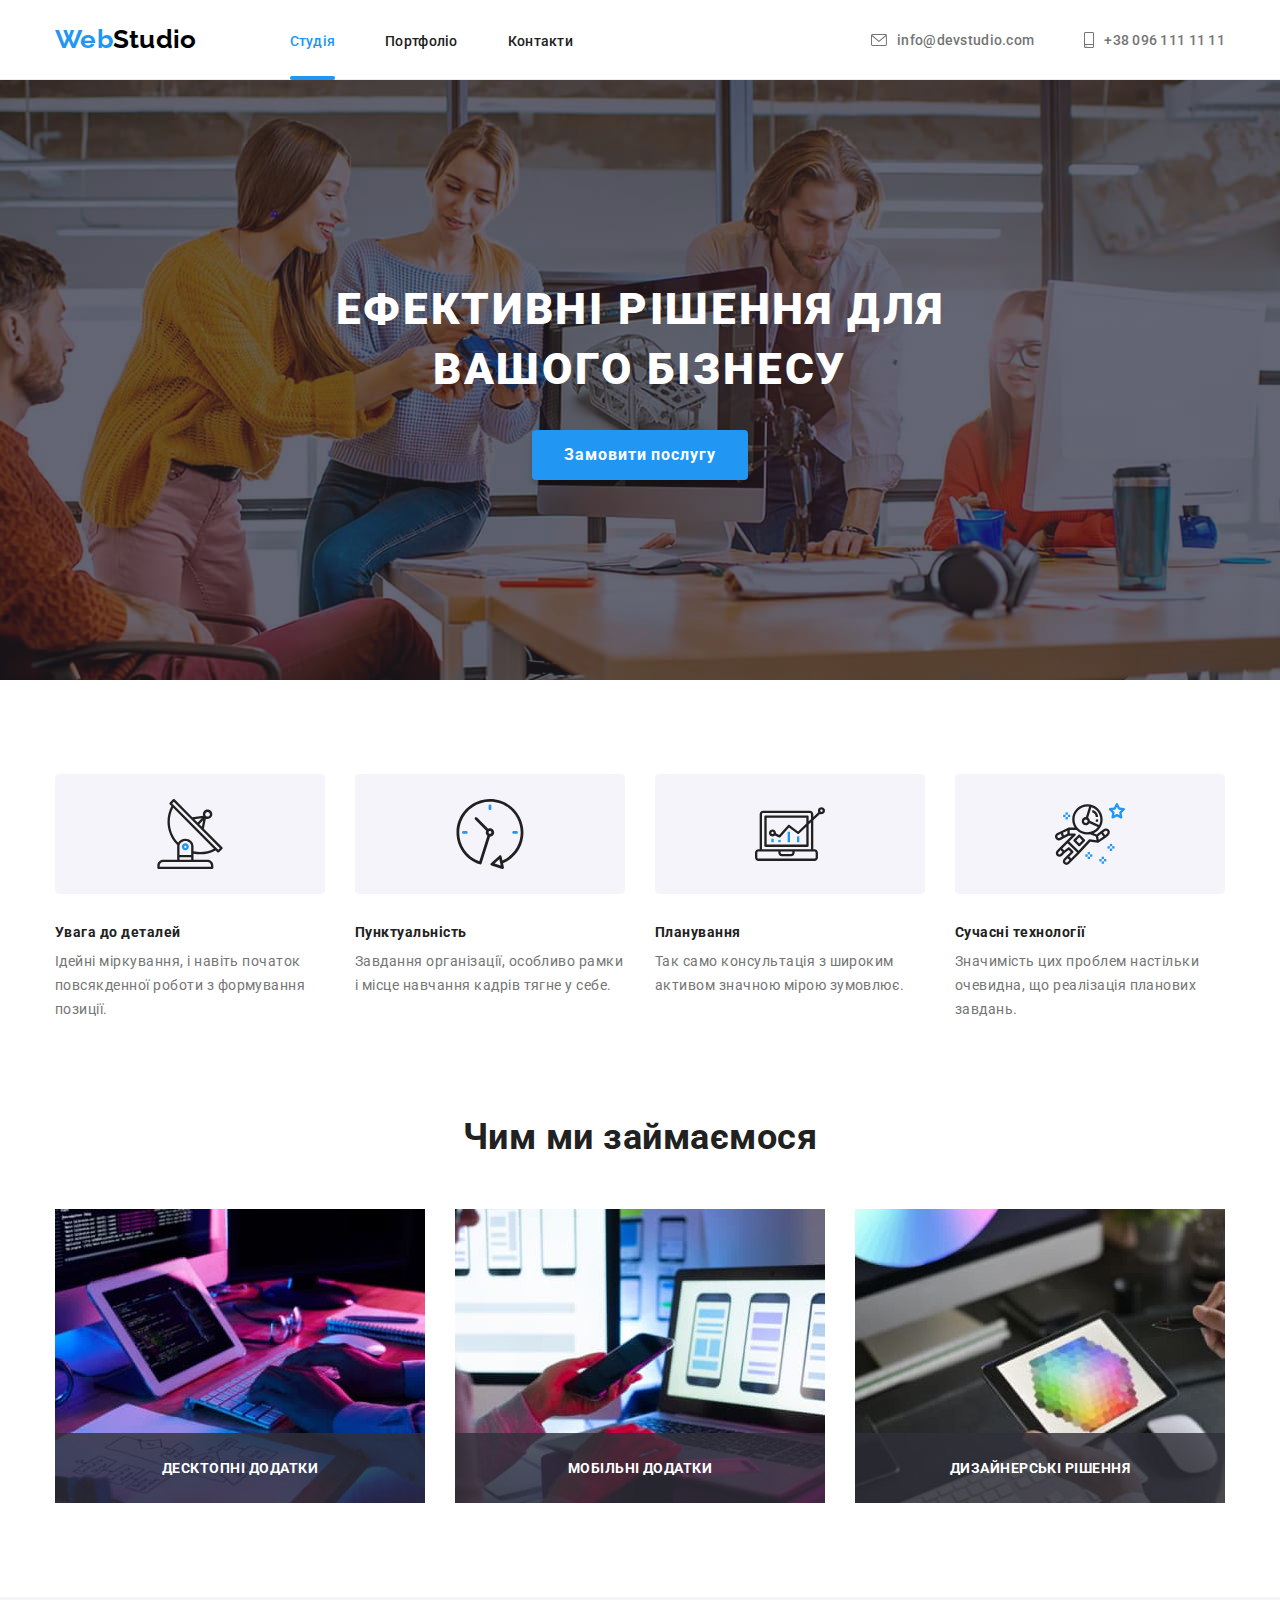
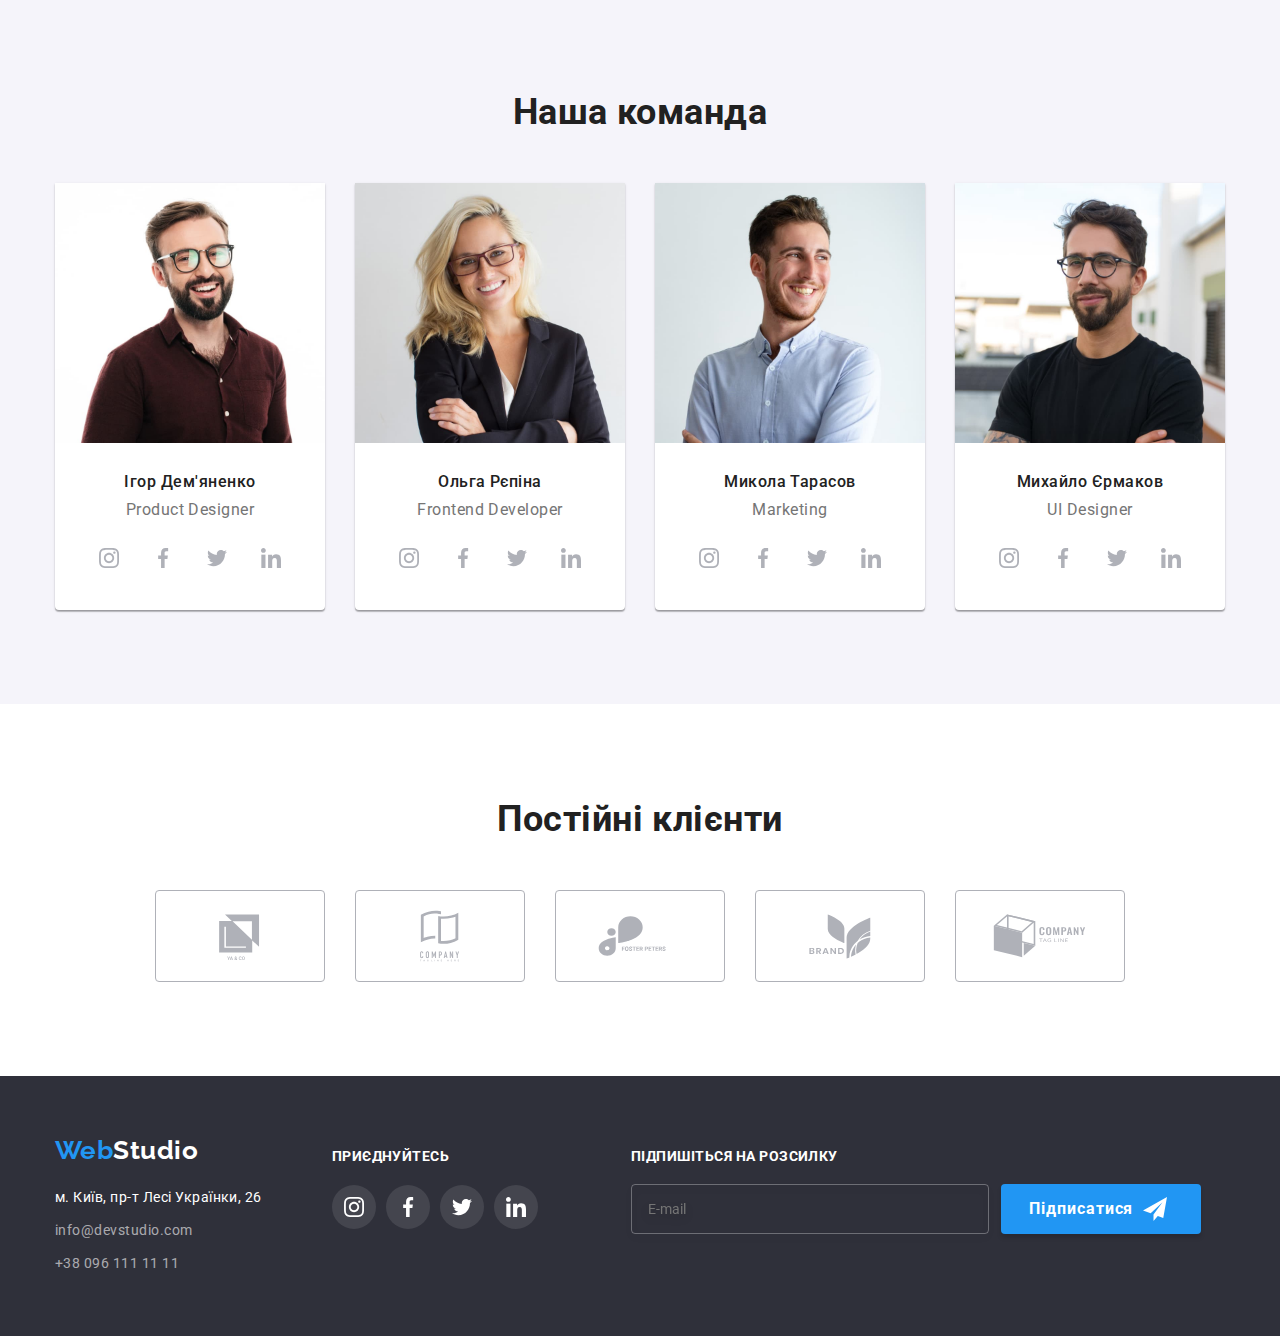
<file: index.html>
<!DOCTYPE html>
<html lang="uk">
  <head>
    <meta charset="UTF-8" />
    <meta http-equiv="X-UA-Compatible" content="IE=edge" />
    <meta name="WebStudio" content="width=device-width, initial-scale=1.0" />
    <title>WebStudio</title>
    <link
      rel="stylesheet"
      href="https://cdnjs.cloudflare.com/ajax/libs/modern-normalize/1.1.0/modern-normalize.min.css"
    />
    <link rel="stylesheet" href="./css/styles.css" />
    <link rel="preconnect" href="https://fonts.googleapis.com" />
    <link rel="preconnect" href="https://fonts.gstatic.com" crossorigin />
    <link
      href="https://fonts.googleapis.com/css2?family=Raleway:wght@700&family=Roboto:wght@400;500;700;900&display=swap"
      rel="stylesheet"
    />
  </head>
  <body>
    <header class="header">
      <nav class="container">
        <a href="./index.html" class="logo link"
          ><span class="web">Web</span
          ><span class="studio-header">Studio</span></a
        >
        <ul class="nav-header list">
          <li><a href="./index.html" class="link current">Студія</a></li>
          <li><a href="./portfolio.html" class="link">Портфоліо</a></li>
          <li><a href="#" class="link">Контакти</a></li>
        </ul>

        <ul class="contacts-header list">
          <li>
            <a href="mailto:info@devstudio.com" class="link">
              <svg class="contact-header-icon" width="16" height="12">
                <use href="./images/symbol-defs.svg#icon-mail"></use></svg
              >info@devstudio.com</a
            >
          </li>
          <li>
            <a href="tel:+380961111111" class="link">
              <svg class="contact-header-icon" width="10" height="16">
                <use href="./images/symbol-defs.svg#icon-smartphone"></use></svg
              >+38 096 111 11 11</a
            >
          </li>
        </ul>
      </nav>
    </header>
    <main>
      <section class="hero-section">
        <div class="container">
          <h1 class="title">Ефективні рішення для вашого бізнесу</h1>
          <button type="button" class="order" data-modal-open>
            Замовити послугу
          </button>
        </div>
      </section>
      <section class="features-section section">
        <div class="container">
          <h2 class="visually-hidden">Нашій переваги</h2>
          <ul class="features-list list">
            <li>
              <div class="icons-features">
                <svg widht="70" height="70">
                  <use href="./images/symbol-defs.svg#icon-antenna"></use>
                </svg>
              </div>
              <h3 class="heading">Увага до деталей</h3>
              <p>
                Ідейні міркування, і навіть початок повсякденної роботи з
                формування позиції.
              </p>
            </li>
            <li>
              <div class="icons-features">
                <svg widht="70" height="70">
                  <use href="./images/symbol-defs.svg#icon-clock"></use>
                </svg>
              </div>
              <h3 class="heading">Пунктуальність</h3>
              <p>
                Завдання організації, особливо рамки і місце навчання кадрів
                тягне у себе.
              </p>
            </li>
            <li>
              <div class="icons-features">
                <svg widht="70" height="70">
                  <use href="./images/symbol-defs.svg#icon-diagram"></use>
                </svg>
              </div>
              <h3 class="heading">Планування</h3>
              <p>
                Так само консультація з широким активом значною мірою зумовлює.
              </p>
            </li>
            <li>
              <div class="icons-features">
                <svg widht="70" height="70">
                  <use href="./images/symbol-defs.svg#icon-astronaut"></use>
                </svg>
              </div>
              <h3 class="heading">Сучасні технології</h3>
              <p>
                Значимість цих проблем настільки очевидна, що реалізація
                планових завдань.
              </p>
            </li>
          </ul>
        </div>
      </section>
      <section class="we-do-section section">
        <div class="container">
          <h2 class="sub-title">Чим ми займаємося</h2>
          <ul class="we-do-list list">
            <li>
              <img
                width="370"
                height="294"
                src="./images/hands_keyboard.jpg"
                alt="Людина пише на код"
              />
              <div class="we-do-description">Десктопні додатки</div>
            </li>
            <li>
              <img
                width="370"
                height="294"
                src="./images/hands_smartphone.jpg"
                alt="Людина працює з телефоном"
              />
              <div class="we-do-description">Мобільні додатки</div>
            </li>
            <li>
              <img
                width="370"
                height="294"
                src="./images/hands_tablet.jpg"
                alt="Людина прцює з планшетом"
              />
              <div class="we-do-description">Дизайнерські рішення</div>
            </li>
          </ul>
        </div>
      </section>
      <section class="team-section section">
        <div class="container">
          <h2 class="sub-title">Наша команда</h2>
          <ul class="team-list list">
            <li class="team-card">
              <img
                width="270"
                height="260"
                src="./images/igor_demyanenko.jpg"
                alt="Ігор Дем'яненко"
              />
              <h3 class="heading">Ігор Дем'яненко</h3>
              <p>Product Designer</p>
              <ul class="socials-list-team list">
                <li>
                  <a href="#" class="link">
                    <svg class="team-socials" width="20" height="20">
                      <use href="./images/symbol-defs.svg#icon-instagram"></use>
                    </svg>
                  </a>
                </li>
                <li>
                  <a href="#" class="link">
                    <svg class="team-socials" width="20" height="20">
                      <use href="./images/symbol-defs.svg#icon-facebook"></use>
                    </svg>
                  </a>
                </li>
                <li>
                  <a href="#" class="link">
                    <svg class="team-socials" width="20" height="20">
                      <use href="./images/symbol-defs.svg#icon-twitter"></use>
                    </svg>
                  </a>
                </li>
                <li>
                  <a href="#" class="link">
                    <svg class="team-socials" width="20" height="20">
                      <use href="./images/symbol-defs.svg#icon-linkedin"></use>
                    </svg>
                  </a>
                </li>
              </ul>
            </li>
            <li class="team-card">
              <img
                width="270"
                height="260"
                src="./images/olga_repina.jpg"
                alt="Ольга Рєпіна"
              />
              <h3 class="heading">Ольга Рєпіна</h3>
              <p>Frontend Developer</p>
              <ul class="socials-list-team list">
                <li>
                  <a href="#" class="link">
                    <svg class="team-socials" width="20" height="20">
                      <use href="./images/symbol-defs.svg#icon-instagram"></use>
                    </svg>
                  </a>
                </li>
                <li>
                  <a href="#" class="link">
                    <svg class="team-socials" width="20" height="20">
                      <use href="./images/symbol-defs.svg#icon-facebook"></use>
                    </svg>
                  </a>
                </li>
                <li>
                  <a href="#" class="link">
                    <svg class="team-socials" width="20" height="20">
                      <use href="./images/symbol-defs.svg#icon-twitter"></use>
                    </svg>
                  </a>
                </li>
                <li>
                  <a href="#" class="link">
                    <svg class="team-socials" width="20" height="20">
                      <use href="./images/symbol-defs.svg#icon-linkedin"></use>
                    </svg>
                  </a>
                </li>
              </ul>
            </li>
            <li class="team-card">
              <img
                width="270"
                height="260"
                src="./images/mikola_tarasov.jpg"
                alt="Микола Тарасов"
              />
              <h3 class="heading">Микола Тарасов</h3>
              <p>Marketing</p>
              <ul class="socials-list-team list">
                <li>
                  <a href="#" class="link">
                    <svg class="team-socials" width="20" height="20">
                      <use href="./images/symbol-defs.svg#icon-instagram"></use>
                    </svg>
                  </a>
                </li>
                <li>
                  <a href="#" class="link">
                    <svg class="team-socials" width="20" height="20">
                      <use href="./images/symbol-defs.svg#icon-facebook"></use>
                    </svg>
                  </a>
                </li>
                <li>
                  <a href="#" class="link">
                    <svg class="team-socials" width="20" height="20">
                      <use href="./images/symbol-defs.svg#icon-twitter"></use>
                    </svg>
                  </a>
                </li>
                <li>
                  <a href="#" class="link">
                    <svg class="team-socials" width="20" height="20">
                      <use href="./images/symbol-defs.svg#icon-linkedin"></use>
                    </svg>
                  </a>
                </li>
              </ul>
            </li>
            <li class="team-card">
              <img
                width="270"
                height="260"
                src="./images/mihaylo_ermakov.jpg"
                alt="Михайло Єрмаков"
              />
              <h3 class="heading">Михайло Єрмаков</h3>
              <p>UI Designer</p>
              <ul class="socials-list-team list">
                <li>
                  <a href="#" class="link">
                    <svg class="team-socials" width="20" height="20">
                      <use href="./images/symbol-defs.svg#icon-instagram"></use>
                    </svg>
                  </a>
                </li>
                <li>
                  <a href="#" class="link">
                    <svg class="team-socials" width="20" height="20">
                      <use href="./images/symbol-defs.svg#icon-facebook"></use>
                    </svg>
                  </a>
                </li>
                <li>
                  <a href="#" class="link">
                    <svg class="team-socials" width="20" height="20">
                      <use href="./images/symbol-defs.svg#icon-twitter"></use>
                    </svg>
                  </a>
                </li>
                <li>
                  <a href="#" class="link">
                    <svg class="team-socials" width="20" height="20">
                      <use href="./images/symbol-defs.svg#icon-linkedin"></use>
                    </svg>
                  </a>
                </li>
              </ul>
            </li>
          </ul>
        </div>
      </section>
      <section class="clients section">
        <div class="container">
          <h2 class="sub-title">Постійні клієнти</h2>
          <ul class="clients-list list">
            <li>
              <a href="#" class="clients-item link">
                <svg widht="106" height="60">
                  <use href="./images/symbol-defs.svg#icon-logo_1"></use>
                </svg>
              </a>
            </li>
            <li>
              <a href="#" class="clients-item link">
                <svg widht="106" height="60">
                  <use href="./images/symbol-defs.svg#icon-logo_2"></use>
                </svg>
              </a>
            </li>
            <li>
              <a href="#" class="clients-item link">
                <svg widht="106" height="60">
                  <use href="./images/symbol-defs.svg#icon-logo_3"></use>
                </svg>
              </a>
            </li>
            <li>
              <a href="#" class="clients-item link">
                <svg widht="106" height="60">
                  <use href="./images/symbol-defs.svg#icon-logo_4"></use>
                </svg>
              </a>
            </li>
            <li>
              <a href="#" class="clients-item link">
                <svg widht="106" height="60">
                  <use href="./images/symbol-defs.svg#icon-logo_5"></use>
                </svg>
              </a>
            </li>
          </ul>
        </div>
      </section>
    </main>
    <footer class="footer">
      <div class="container">
        <address class="address">
          <div class="footer-address">
            <a href="./index.html" class="logo link"
              ><span class="web">Web</span
              ><span class="studio-footer">Studio</span></a
            >
            <ul class="address-list list">
              <li>
                <a
                  href="https://goo.gl/maps/CPtrU1FHBa2aNyZL9"
                  target="_blank"
                  rel="noopener noreferrer nofollow"
                  class="link map"
                  >м. Київ, пр-т Лесі Українки, 26</a
                >
              </li>
              <li>
                <a href="mailto:info@devstudio.com" class="link"
                  >info@devstudio.com</a
                >
              </li>
              <li>
                <a href="tel:+380961111111" class="link">+38 096 111 11 11</a>
              </li>
            </ul>
          </div>
        </address>
        <div class="footer-socials">
          <span>Приєднуйтесь</span>
          <ul class="socials-list-footer list">
            <li>
              <a href="#" class="link">
                <svg class="team-socials" width="20" height="20">
                  <use href="./images/symbol-defs.svg#icon-instagram"></use>
                </svg>
              </a>
            </li>
            <li>
              <a href="#" class="link">
                <svg class="team-socials" width="20" height="20">
                  <use href="./images/symbol-defs.svg#icon-facebook"></use>
                </svg>
              </a>
            </li>
            <li>
              <a href="#" class="link">
                <svg class="team-socials" width="20" height="20">
                  <use href="./images/symbol-defs.svg#icon-twitter"></use>
                </svg>
              </a>
            </li>
            <li>
              <a href="#" class="link">
                <svg class="team-socials" width="20" height="20">
                  <use href="./images/symbol-defs.svg#icon-linkedin"></use>
                </svg>
              </a>
            </li>
          </ul>
        </div>
        <div class="footer-newsletter">
          <form name="news-form">
            <label for="news-label" class="news-label">
              <span class="news-text">Підпишіться на розсилку</span>
            </label>
            <div class="input-button-comb">
              <input
                id="news-label"
                type="email"
                name="email"
                class="news-input"
                placeholder="E-mail"
              />
              <button class="news-form-button">
                <span class="news-button-text">Підписатися</span>
                <svg class="news-button-icon" width="24" height="24">
                  <use href="./images/symbol-defs.svg#icon-send"></use>
                </svg>
              </button>
            </div>
          </form>
        </div>
      </div>
    </footer>
    <div class="backdrop is-hidden" data-modal>
      <div class="modal">
        <button type="button" class="close-modal-button" data-modal-close>
          <svg class="close-modal-icon" width="14" height="14">
            <use href="./images/symbol-defs.svg#icon-close"></use>
          </svg>
        </button>
        <form name="order-form" class="order-form" autocomplete="off">
          <h2 class="order-heading">Залиште свої дані, ми вам передзвонимо</h2>
          <label for="name" class="order-text">Ім'я</label>
          <div class="input-control">
              <input
                id="name"
                type="text"
                name="name"
                class="order-input"
                placeholder=" "
              />
              <svg width="18" height="18" class="input-icon">
                <use href="./images/symbol-defs.svg#icon-person"></use>
              </svg>
          </div>
          <label for="telephone" class="order-text">Телефон</label>
          <div class="input-control">
              <input
                id="telephone"
                type="tel"
                name="telephone"
                class="order-input"
                placeholder=" "
              />
              <svg width="18" height="18" class="input-icon">
                <use href="./images/symbol-defs.svg#icon-phone"></use>
              </svg>
          </div>
          <label for="mail" class="order-text">Пошта</label>
          <div class="input-control">
              <input
                id="mail"
                type="email"
                name="email"
                class="order-input"
                placeholder=" "
              />
              <svg width="18" height="18" class="input-icon">
                <use href="./images/symbol-defs.svg#icon-email"></use>
              </svg>
          </div>
            <label for="comment" class="order-text">Коментар</label>
            <textarea
              id="comment"
              name="comment"
              cols="30"
              rows="10"
              class=" order-input textarea"
              placeholder="Введіть текст"
            ></textarea>
          <input id="terms-checkbox" type="checkbox" class="checkbox-input" />
          <label for="terms-checkbox" class="checkbox-label"
            >Погоджуюся з розсилкою та приймаю
            <a href="#" class="terms-link">Умови договору</a></label
          >
          <button type="submit" class="form-button">Відправити</button>
        </form>
      </div>
    </div>
    <script src="./js/modal.js"></script>
  </body>
</html>
</file>
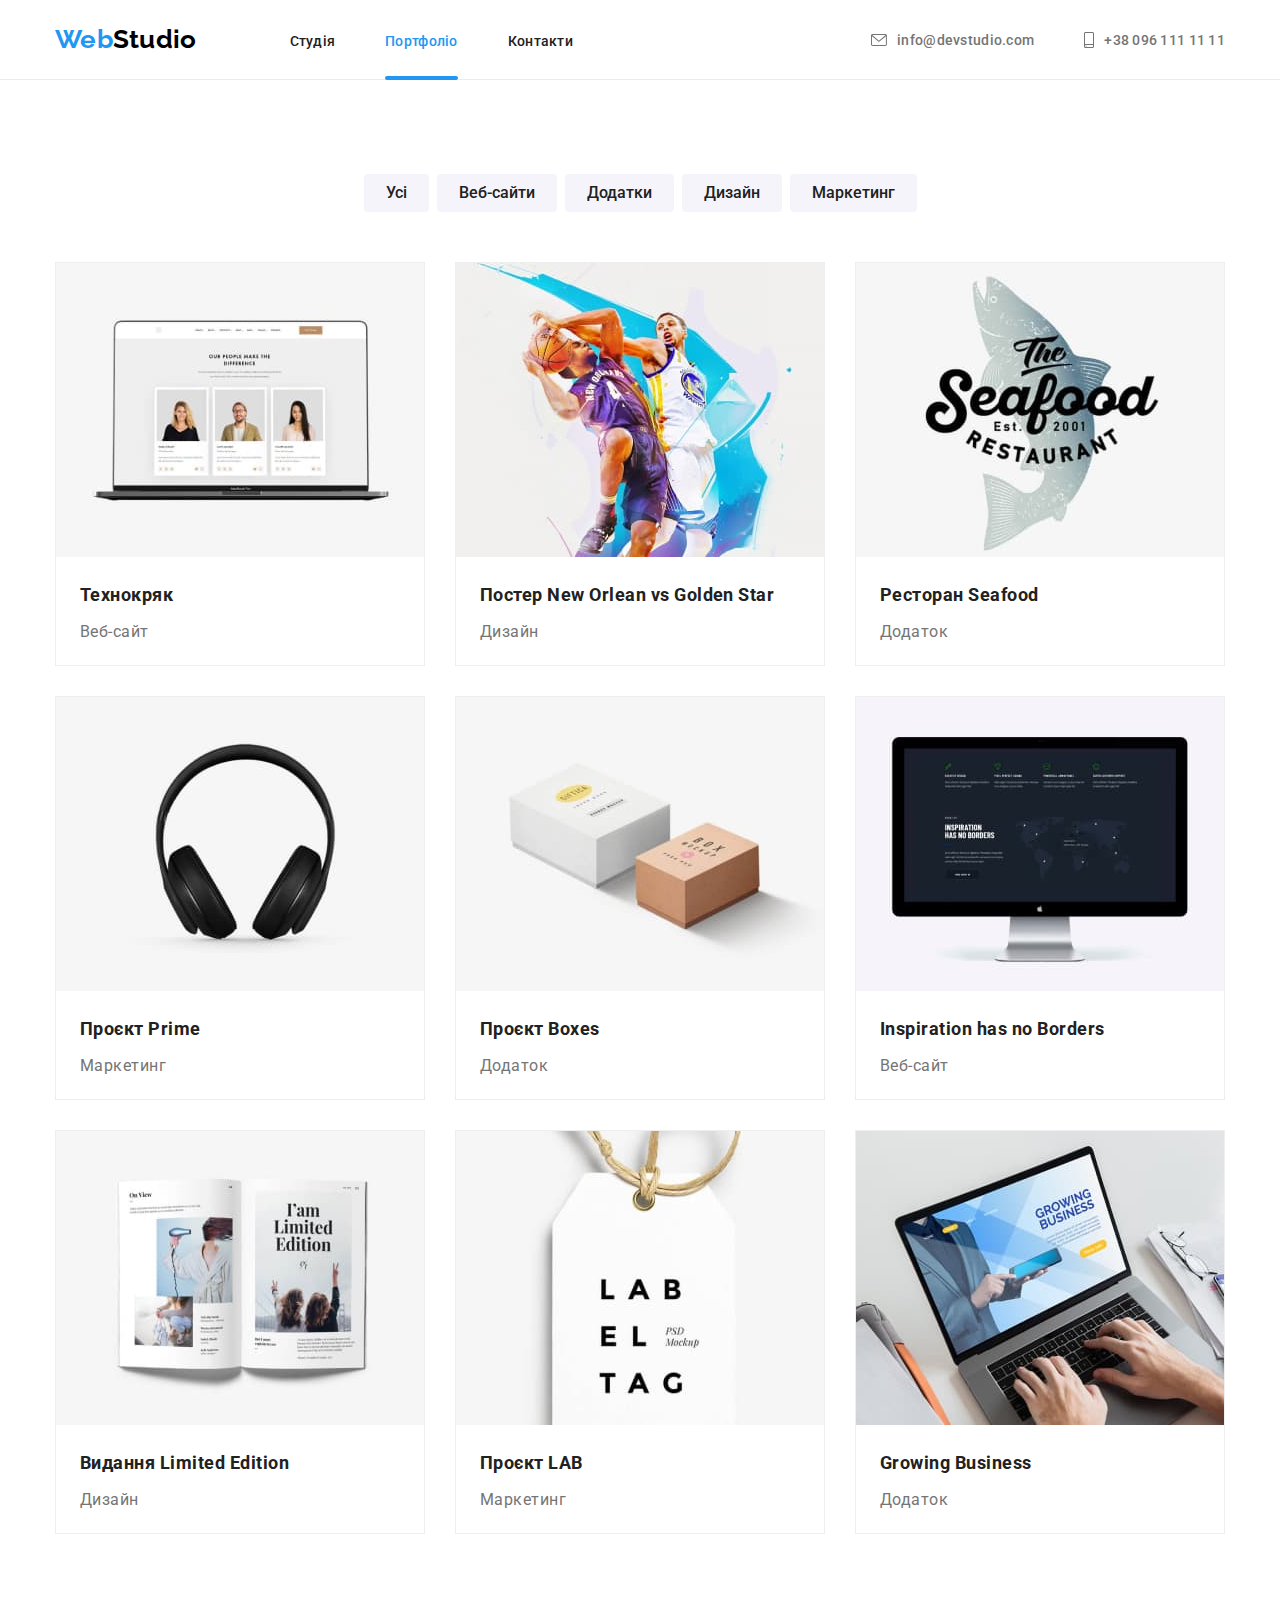
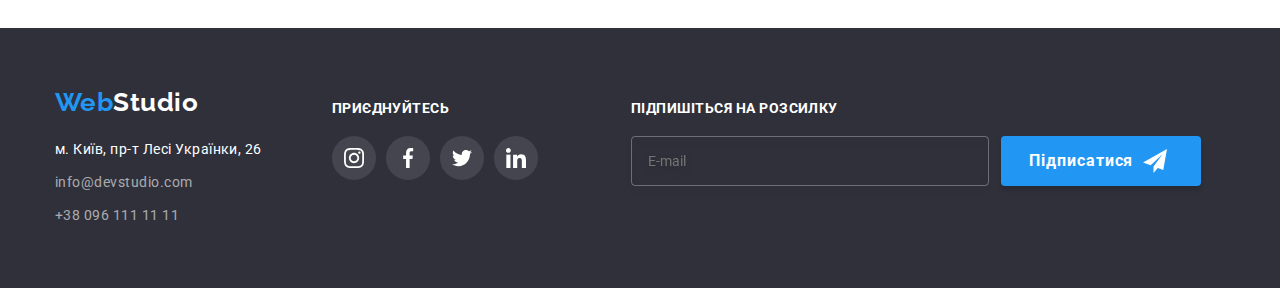
<file: portfolio.html>
<!DOCTYPE html>
<html lang="uk">
  <head>
    <meta charset="UTF-8" />
    <meta http-equiv="X-UA-Compatible" content="IE=edge" />
    <meta name="WebStudio" content="width=device-width, initial-scale=1.0" />
    <title>WebStudio</title>
    <link
      rel="stylesheet"
      href="https://cdnjs.cloudflare.com/ajax/libs/modern-normalize/1.1.0/modern-normalize.min.css"
    />
    <link rel="stylesheet" href="./css/styles.css" />
    <link rel="preconnect" href="https://fonts.googleapis.com" />
    <link rel="preconnect" href="https://fonts.gstatic.com" crossorigin />
    <link
      href="https://fonts.googleapis.com/css2?family=Raleway:wght@700&family=Roboto:wght@400;500;700;900&display=swap"
      rel="stylesheet"
    />
  </head>
  <body>
    <header class="header">
      <nav class="container">
        <a href="./index.html" class="logo link"
          ><span class="web">Web</span
          ><span class="studio-header">Studio</span></a
        >
        <ul class="nav-header list">
          <li><a href="./index.html" class="link">Студія</a></li>
          <li><a href="./portfolio.html" class="link current">Портфоліо</a></li>
          <li><a href="#" class="link">Контакти</a></li>
        </ul>
        <ul class="contacts-header list">
          <li>
            <a href="mailto:info@devstudio.com" class="link">
              <svg class="contact-header-icon" width="16" height="12">
                <use href="./images/symbol-defs.svg#icon-mail"></use>
              </svg>
              info@devstudio.com</a
            >
          </li>
          <li>
            <a href="tel:+380961111111" class="link">
              <svg class="contact-header-icon" width="10" height="16">
                <use href="./images/symbol-defs.svg#icon-smartphone"></use>
              </svg>
              +38 096 111 11 11</a
            >
          </li>
        </ul>
      </nav>
    </header>
    <main>
      <section class="portfolio-section section">
        <div class="container">
          <h1 class="visually-hidden">Портфоліо</h1>
          <ul class="portfolio-nav list">
            <li>
              <button type="button" class="portfolio-nav-button">Усі</button>
            </li>
            <li>
              <button type="button" class="portfolio-nav-button">
                Веб-сайти
              </button>
            </li>
            <li>
              <button type="button" class="portfolio-nav-button">
                Додатки
              </button>
            </li>
            <li>
              <button type="button" class="portfolio-nav-button">Дизайн</button>
            </li>
            <li>
              <button type="button" class="portfolio-nav-button">
                Маркетинг
              </button>
            </li>
          </ul>
          <ul class="portfolio-list list">
            <li>
              <a href="#" class="link">
                <div class="portfolio-thumb">
                  <img src="./images/portfolio/laptop.jpg" alt="Ноутбук" />
                  <div class="portfolio-overlay">
                    <p>
                      Ресурс пропонує комплексні пропозиції з різним рівнем
                      функціоналу та сервісів. Все це дозволить відвідувачу
                      отримати вичерпні відомості про компанію чи приватну
                      особу.
                    </p>
                  </div>
                </div>
                <h2 class="heading">Технокряк</h2>
                <p>Веб-сайт</p>
              </a>
            </li>
            <li>
              <a href="#" class="link">
                <div class="portfolio-thumb">
                  <img
                    src="./images/portfolio/basketball.jpg"
                    alt="Баскетболісти"
                  />
                  <div class="portfolio-overlay">
                    <p>
                      Lorem ipsum dolor sit, amet consectetur adipisicing elit.
                      Alias, sapiente!
                    </p>
                  </div>
                </div>
                <h2 class="heading">Постер New Orlean vs Golden Star</h2>
                <p>Дизайн</p>
              </a>
            </li>
            <li>
              <a href="#" class="link">
                <div class="portfolio-thumb">
                  <img
                    src="./images/portfolio/resaurant.jpg"
                    alt="Логотип ресторану"
                  />
                  <div class="portfolio-overlay">
                    <p>
                      Lorem ipsum dolor sit, amet consectetur adipisicing elit.
                      Alias, sapiente!
                    </p>
                  </div>
                </div>
                <h2 class="heading">Ресторан Seafood</h2>
                <p>Додаток</p>
              </a>
            </li>
            <li>
              <a href="#" class="link">
                <div class="portfolio-thumb">
                  <img
                    src="./images/portfolio/headphones.jpg"
                    alt="Навушники"
                  />
                  <div class="portfolio-overlay">
                    <p>
                      Lorem ipsum dolor sit, amet consectetur adipisicing elit.
                      Alias, sapiente!
                    </p>
                  </div>
                </div>
                <h2 class="heading">Проєкт Prime</h2>
                <p>Маркетинг</p>
              </a>
            </li>
            <li>
              <a href="#" class="link">
                <div class="portfolio-thumb">
                  <img src="./images/portfolio/boxes.jpg" alt="Коробки" />
                  <div class="portfolio-overlay">
                    <p>
                      Lorem ipsum dolor sit, amet consectetur adipisicing elit.
                      Alias, sapiente!
                    </p>
                  </div>
                </div>
                <h2 class="heading">Проєкт Boxes</h2>
                <p>Додаток</p>
              </a>
            </li>
            <li>
              <a href="#" class="link">
                <div class="portfolio-thumb">
                  <img src="./images/portfolio/monitor.jpg" alt="Монітор" />
                  <div class="portfolio-overlay">
                    <p>
                      Lorem ipsum dolor sit, amet consectetur adipisicing elit.
                      Alias, sapiente!
                    </p>
                  </div>
                </div>
                <h2 class="heading">Inspiration has no Borders</h2>
                <p>Веб-сайт</p>
              </a>
            </li>
            <li>
              <a href="#" class="link">
                <div class="portfolio-thumb">
                  <img src="./images/portfolio/journal.jpg" alt="Журнал" />
                  <div class="portfolio-overlay">
                    <p>
                      Lorem ipsum dolor sit, amet consectetur adipisicing elit.
                      Alias, sapiente!
                    </p>
                  </div>
                </div>
                <h2 class="heading">Видання Limited Edition</h2>
                <p>Дизайн</p>
              </a>
            </li>
            <li>
              <a href="#" class="link">
                <div class="portfolio-thumb">
                  <img src="./images/portfolio/label.jpg" alt="Бірка" />
                  <div class="portfolio-overlay">
                    <p>
                      Lorem ipsum dolor sit, amet consectetur adipisicing elit.
                      Alias, sapiente!
                    </p>
                  </div>
                </div>
                <h2 class="heading">Проєкт LAB</h2>
                <p>Маркетинг</p>
              </a>
            </li>
            <li>
              <a href="#" class="link">
                <div class="portfolio-thumb">
                  <img
                    src="./images/portfolio/business-laptop.jpg"
                    alt="Людина працює за ноутбуком"
                  />
                  <div class="portfolio-overlay">
                    <p>
                      Lorem ipsum dolor sit, amet consectetur adipisicing elit.
                      Alias, sapiente!
                    </p>
                  </div>
                </div>
                <h2 class="heading">Growing Business</h2>
                <p>Додаток</p>
              </a>
            </li>
          </ul>
        </div>
      </section>
    </main>
    <footer class="footer">
      <div class="container">
        <address class="address">
          <div class="footer-address">
            <a href="./index.html" class="logo link"
              ><span class="web">Web</span
              ><span class="studio-footer">Studio</span></a
            >
            <ul class="address-list list">
              <li>
                <a
                  href="https://goo.gl/maps/CPtrU1FHBa2aNyZL9"
                  target="_blank"
                  rel="noopener noreferrer nofollow"
                  class="link map"
                  >м. Київ, пр-т Лесі Українки, 26</a
                >
              </li>
              <li>
                <a href="mailto:info@devstudio.com" class="link"
                  >info@devstudio.com</a
                >
              </li>
              <li>
                <a href="tel:+380961111111" class="link">+38 096 111 11 11</a>
              </li>
            </ul>
          </div>
        </address>
        <div class="footer-socials">
          <span>Приєднуйтесь</span>
          <ul class="socials-list-footer list">
            <li>
              <a href="#" class="link">
                <svg class="team-socials" width="20" height="20">
                  <use href="./images/symbol-defs.svg#icon-instagram"></use>
                </svg>
              </a>
            </li>
            <li>
              <a href="#" class="link">
                <svg class="team-socials" width="20" height="20">
                  <use href="./images/symbol-defs.svg#icon-facebook"></use>
                </svg>
              </a>
            </li>
            <li>
              <a href="#" class="link">
                <svg class="team-socials" width="20" height="20">
                  <use href="./images/symbol-defs.svg#icon-twitter"></use>
                </svg>
              </a>
            </li>
            <li>
              <a href="#" class="link">
                <svg class="team-socials" width="20" height="20">
                  <use href="./images/symbol-defs.svg#icon-linkedin"></use>
                </svg>
              </a>
            </li>
          </ul>
        </div>
        <div class="footer-newsletter">
          <form name="news-form">
            <label for="news-label" class="news-label">
              <span class="news-text">Підпишіться на розсилку</span>
            </label>
            <div class="input-button-comb">
              <input
                id="news-label"
                type="email"
                name="email"
                class="news-input"
                placeholder="E-mail"
              />
              <button class="news-form-button">
                <span class="news-button-text">Підписатися</span>
                <svg class="news-button-icon" width="24" height="24">
                  <use href="./images/symbol-defs.svg#icon-send"></use>
                </svg>
              </button>
            </div>
          </form>
        </div>
      </div>
    </footer>
  </body>
</html>
</file>
<file: css/styles.css>
:root{
    --color-primary: #757575;
    --color-heading: #212121;
    --color-background: #fff;
    --color-background-secondary: #2F303A;
    --color-background-tertiary: #F5F4FA;
    --color-background-overlay: rgba(47, 48, 58, 0.4);
    --font-weight-heading: 700;
    --color-white: #fff;
    --color-accent: #2196F3;
    --color-black: #000;
    --ff-roboto: Roboto, sans-serif;
    --ff-rlw: Raleway, sans-serif;
    --color-white-transperent: #FFFFFF99;
    --section-padding: 94px; 
    --color-icons: #AFB1B8;
    --color-background-icons: rgba(255, 255, 255, 0.1);
    --color-border: #EEEEEE; 
    --background-color-overlay: rgba(33, 150, 243, 0.9); 
    --background-color-backdrop: rgba(0, 0, 0, 0.2);
    --background-color-description: rgba(47, 48, 58, 0.8);
    --border-color-form: rgba(33, 33, 33, 0.2);
    --placeholder-text-color: rgba(117, 117, 117, 0.5);
    --form-button-color: #188CE8; 
}
body {
    font-family: var(--ff-roboto);
    font-size: 16px;
    color: var(--color-primary);
    background-color: var(--color-background);
    letter-spacing: 0.03em;
}
ul, h1, h2, h3, p {
    padding: 0;
    margin: 0;
}
img {
    display: block;
    max-width: 100%;
    height: auto;
}
.section {
    padding-top: var(--section-padding);
    padding-bottom: var(--section-padding);
}
.container {
 width: 100%;   
 max-width: 1200px;
 margin: 0 auto;
 padding: 0 15px;
}
.header {
    height: 80px;
    font-weight: 500;
    font-size: 14px;
    line-height: 1.1721;
    letter-spacing: 0.02em;
    border-bottom: 1px solid #ECECEC;
}
.footer {
    padding-top: 60px;
    padding-bottom: 60px;

    background-color: var(--color-background-secondary);
    font-size: 14px;
}  
.footer>.container{
    display: flex;
}
.link {
    text-decoration: none;
    color: var(--color-heading);
}
.list {
    list-style: none;
}
.sub-title {
    color: var(--color-heading);
    font-size: 36px;
    text-align: center;
    line-height: 1.1719;
}
.heading {
    color: var(--color-heading);
    font-size: 18px;
}
.address {
    font-style: normal;
    display: flex;
}
.address .link{
    transition: color 250ms cubic-bezier(0.4, 0, 0.2, 1);
}
.address .link:hover,
.address .link:focus {
    color: var(--color-white);
}
.address-list li:not(:last-child) {
    margin-bottom: 9px;
}
.address-list .link {
    color: var(--color-white-transperent);
    line-height: 1.7142;
    transition: color 250ms cubic-bezier(0.4, 0, 0.2, 1);
}
.address-list .map {
    color: var(--color-white);
}
.address .logo {
    margin-bottom: 20px;
}
.footer-socials {
    display: flex;
    flex-direction: column;
    margin-left: 70px;
    padding-top: 12px;
}
.footer-socials>span {
    font-family: var(--ff-roboto);
    font-weight: var(--font-weight-heading);
    font-size: 14px;
    line-height: 1.1721;
    letter-spacing: 0.03em;
    color: var(--color-white);
    text-transform: uppercase;
    margin-bottom: 20px;
}
.socials-list-footer {
    display: flex;
    justify-content: center;
    gap: 10px;
}
.socials-list-footer a {
    width: 44px;
    height: 44px;
    border-radius: 50%;
    display: flex;
    background-color: var(--color-background-icons);
    fill: var(--color-white);
    justify-content: center;
    align-items: center;
    transition: background-color 250ms cubic-bezier(0.4, 0, 0.2, 1), fill 250ms cubic-bezier(0.4, 0, 0.2, 1);
}
.socials-list-footer a:hover,
.socials-list-footer a:focus {
    background-color: var(--color-accent);
    fill: var(--color-white);
}
.logo {
    display: block;

    font-family: var(--ff-rlw);
    font-weight: 700;
    font-size: 26px;
    line-height: 1.15;
}
.web {
    color: var(--color-accent);
}
.studio-header {
    color: var(--color-black);
}
.studio-footer {
    color: var(--color-white);
}
nav {
    display: flex;
    justify-content: flex-start;
    align-items: center;
}
.nav-header {
    display: flex;
    margin-left: 93px;
    align-items: center;
}
.nav-header li:not(:last-child) {
    margin-right: 50px;
}
.nav-header .link {
    display: block;
    padding: 32px 0 31px;

    position: relative;
    transition: color 250ms cubic-bezier(0.4, 0, 0.2, 1);
}
.nav-header .link:hover,
.nav-header .link:focus {
    color: var(--color-accent);
}
.current {
    color: var(--color-accent);
}
.current::after {
    content: '';
    display: block;
    position: absolute;
    bottom: 0;
    height: 4px;
    width: 100%;
    background-color: currentcolor;
    border-radius: 2px;
}
.contacts-header {
    display: flex;
    margin-left: auto;
}
.contacts-header li + li {
    margin-left: 50px;
}
.contacts-header .link {
    display: flex;
    align-items: center;
    padding-top: 32px;
    padding-bottom: 32px;
    
    color: var(--color-primary);
    fill: currentcolor;
    transition: color 250ms cubic-bezier(0.4, 0, 0.2, 1);
}
.contact-header-icon {
    margin-right: 10px;
}
.contacts-header a:hover,
.contacts-header a:focus {
    color: var(--color-accent);
}
.hero-section {
    padding-top: 200px;
    padding-bottom: 200px;
    align-items: center;

    background-image: linear-gradient(var(--color-background-overlay), var(--color-background-overlay)), url(../images/header_people.jpg);
    background-size: 1600px;
    background-repeat: no-repeat;
    background-position: center;
}
.title {
    margin-top: 0;
    margin-bottom: 30px;
    margin-right: auto;
    margin-left: auto;
    width: 696px;
    height: 120px;

    font-weight: 900;
    font-size: 44px;
    line-height: 1.36;
    letter-spacing: 0.06em;
    text-align: center;
    color: var(--color-white);
    text-transform: uppercase;
}
.order {
    display: block;
    margin: 0 auto;
    width: 216px;
    height: 50px;
    
    background-color: var(--color-accent);
    font-family: var(--ff-roboto);
    font-size: 16px;
    line-height: 1.88;
    color: var(--color-white);
    border: none;
    text-align: center;
    letter-spacing: 0.06em;
    font-weight: var(--font-weight-heading);
    box-shadow: 0px 4px 4px rgba(0, 0, 0, 0.15);
    border-radius: 4px;
}
.order:hover,
.order:focus {
    cursor: pointer;
}
.visually-hidden {
    position: absolute;
    white-space: nowrap;
    width: 1px;
    height: 1px;
    overflow: hidden;
    border: 0;
    padding: 0;
    clip: rect(0 0 0 0);
    clip-path: inset(50%);
    margin: -1px;
}
.features-list {
    display: flex;
    overflow: auto;
}
.features-list li {
    max-width: 270px;
}
.features-list li + li {
    margin-left: 30px;
}
.icons-features {
    display: flex;
    max-width: 270px;
    max-height: 120px;
    padding: 25px 100px;
    margin-bottom: 30px;
    background-color: var(--color-background-tertiary);
    border-radius: 4px;
}
.features-list h3 {
    margin-bottom: 10px;

    font-size: 14px;
    line-height: 1.17;
}
.features-list p {
    font-size: 14px;
    line-height: 1.7142;
}
.we-do-section {
    padding-top: 0;
}
.we-do-section .sub-title {
    margin-bottom: 50px;
}
.we-do-list {
    display: flex;
}
.we-do-list li + li {
    margin-left: 30px;
}
.we-do-list li {
    position: relative;
}
.we-do-description {
    position: absolute;
    bottom: 0;
    width: 100%;
    height: 70px;
    z-index: 1;
    padding-top: 27px;
    padding-bottom: 27px;

    background-color: var(--background-color-description);
    font-size: 14px;
    font-weight: var(--font-weight-heading);
    color: var(--color-white);
    line-height: 1.1721;
    text-align: center;
    text-transform: uppercase;
}
.team-section {
    background-color: var(--color-background-tertiary);
}
.team-section .sub-title {
    margin-bottom: 50px;
}
.team-list {
    display: flex;
}
.team-card + .team-card {
    margin-left: 30px;
}
.team-card {
    padding-bottom: 30px;

    background-color: var(--color-background);
    box-shadow: 0px 1px 3px rgba(0, 0, 0, 0.12), 0px 1px 1px rgba(0, 0, 0, 0.14), 0px 2px 1px rgba(0, 0, 0, 0.2);
    border-radius: 0px 0px 4px 4px;
}
.team-list img { 
    margin-bottom: 30px;
}
.team-list h3 {
    margin-bottom: 10px;

    font-size: 16px;
    font-weight: 500;
    line-height: 1.17;
    text-align: center;
}
.team-list p {
    line-height: 1.17;
    text-align: center;
    margin-bottom: 16px;
}
.socials-list-team {
    display: flex;
    justify-content: center;
    gap: 10px;
}
.socials-list-team a {
    width: 44px;
    height: 44px;
    border-radius: 50%;
    display: flex;
    background-color: var(--color-background);
    fill: var(--color-icons);
    justify-content: center;
    align-items: center;
    transition-property: fill, background-color;
    transition-duration: 250ms, 250ms;
    transition-timing-function: cubic-bezier(0.4, 0, 0.2, 1), cubic-bezier(0.4, 0, 0.2, 1);
}
.socials-list-team a:hover,
.socials-list-team a:focus {
    background-color: var(--color-accent);
    fill: var(--color-white);
}
.clients h2 {
    margin-bottom: 50px;
}
.clients-list {
    display: flex;
    gap: 30px;
    justify-content: center;
}
.clients-item {
    display: flex;
    width: 170px;
    height: 92px;
    padding: 16px 32px;
    fill: var(--color-icons);
    border: 1px solid var(--color-icons);
    border-radius: 4px;
    transition: border 250ms cubic-bezier(0.4, 0, 0.2, 1), fill 250ms cubic-bezier(0.4, 0, 0.2, 1);;
}
.clients-item:hover,
.clients-item:focus {
    border: 1px solid var(--color-accent);
    fill: var(--color-accent);
}
.portfolio-nav {
    display: flex;
    justify-content: center;
    margin-bottom: 50px;
}
.portfolio-nav li + li {
    margin-left: 8px;
}
.portfolio-nav-button {
    padding: 6px 22px;
    background-color: var(--color-background-tertiary);
    font-family: var(--ff-roboto);
    font-weight: 500;
    font-size: 16px;
    line-height: 1.63;
    color: var(--color-heading);
    text-align: center;
    border: none;
    border-radius: 4px;
    transition-property: background-color, color, box-shadow;
    transition-duration: 250ms;
    transition-timing-function: cubic-bezier(0.4, 0, 0.2, 1);
    cursor: pointer;
}
.portfolio-nav-button:hover,
.portfolio-nav-button:focus {
    background-color: var(--color-accent);
    color: var(--color-white);
    cursor: pointer;
    box-shadow: 0px 3px 1px rgba(0, 0, 0, 0.1), 0px 1px 2px rgba(0, 0, 0, 0.08), 0px 2px 2px rgba(0, 0, 0, 0.12);
}
.portfolio-list {
    display: flex;
    flex-wrap: wrap;
    gap: 30px;
}
.portfolio-list li {
    padding-bottom: 20px;
    border:1px solid var(--color-border);
    max-width: 370px;
    max-height: 404px;
    transition: box-shadow 250ms cubic-bezier(0.4, 0, 0.2, 1);
}
.portfolio-list li:hover,
.portfolio-list li:focus {
    box-shadow: 0px 1px 1px rgba(0, 0, 0, 0.12), 0px 4px 4px rgba(0, 0, 0, 0.06), 1px 4px 6px rgba(0, 0, 0, 0.16);
}
.portfolio-list img {
    display: block;
    max-width: 370px;
}
.portfolio-list .heading {
    /* margin-right: 24px; */
    margin-left: 24px;
    margin-bottom: 4px;

    line-height: 2;
}
.portfolio-list p {
    /* margin-right: 24px; */
    margin-left: 24px;

    line-height: 1.875;
    color: var(--color-primary);
}
.portfolio-thumb {
    position: relative;
    overflow: hidden;
    margin-bottom: 20px;
}
.portfolio-overlay {
    position: absolute;
    top: 0;
    left: 0;
    width: 100%;
    height: 100%;
    padding: 63px 24px;
    background-color: var(--background-color-overlay);
    transform: translateY(100%);
    transition: transform 250ms cubic-bezier(0.4, 0, 0.2, 1);
}
.portfolio-overlay p {
    color: var(--color-white);
    font-size: 18px;
    line-height: 1.5555;
}
.portfolio-list li:hover .portfolio-overlay,
.portfolio-list li:focus .portfolio-overlay {
    transform: translateY(0);
}
.backdrop {
    position: fixed;
    background-color: var(--background-color-backdrop);
    top: 0;
    left: 0;
    width: 100%;
    height: 100%;
    z-index: 2;
    
    opacity: 1;
    transition-property: opacity, visibility;
    transition-duration: 250ms;
    transition-timing-function: cubic-bezier(0.4, 0, 0.2, 1);
}
.modal {
    position: absolute;
    left: 50%;
    top: 50%;
    width: 528px;
    min-height: 581px;
    padding: 40px;
    background-color: var(--color-white);
    
    transform: translate(-50%, -50%) scale(1);
    transition: transform 250ms cubic-bezier(0.4, 0, 0.2, 1);
}
.backdrop.is-hidden {
    opacity: 0;
    visibility: hidden;
    pointer-events: none;
}
.backdrop.is-hidden .modal {
    transform: translate(-50%, -50%) scale(1.5);
}
.close-modal-button {
    position: absolute;
    display: flex;
    justify-content: center;
    align-items: center;
    top: 8px;
    right: 8px;
    width: 30px;
    height: 30px;
    border-radius: 50%;
    border: 1px solid rgba(0, 0, 0, 0.1);
    margin-top: 8px;
    margin-right: 8px;
    cursor: pointer;

    transition: fill 250ms cubic-bezier(0.4, 0, 0.2, 1);
}
.close-modal-button:hover,
.close-modal-button:focus{
    fill: var(--color-accent);
    cursor: pointer;
}
.order-heading {
    color: var(--color-heading);
    font-size: 20px;
    line-height: 1.15;
    text-align: center;
    margin-bottom: 30px;
}
.order-text {
    display: block;
    margin-bottom: 4px;

    font-size: 12px;
    line-height: 1.1667;
    letter-spacing: 0.01em;
    color: var(--color-primary);
}
.input-control {
    position: relative;

    margin-bottom: 10px;
}
.order-input{
    width: 100%;
    height: 40px;
    padding: 12px 12px 12px 42px;
    border: 1px solid var(--border-color-form);
    border-radius: 4px;
    cursor: pointer;

    transition: border-color 250ms cubic-bezier(0.4, 0, 0.2, 1);
}
.order-input:focus{
    border-color: var(--color-accent);
    outline: none;
}
.input-icon {
    position: absolute;
    top: 50%;
    left: 12px;
    transform: translateY(-50%)
}
.textarea {
    resize: none;
    padding: 12px 16px;
    height: 120px;
    margin-bottom: 20px;
}
textarea::placeholder {
    color: var(--placeholder-text-color);
    font-size: 12px;
    line-height: 1.1667;
    letter-spacing: 0.01em;
}
.order-label:focus-within .input-icon{
    fill: var(--color-accent);
}
.checkbox-input{
    -webkit-appearance: none;
    -moz-appearance: none;
    appearance: none;
}
.checkbox-label{
    position: relative;
    padding-left: 24px;
    font-size: 14px;
    line-height: 1.71;
}
.checkbox-label::before{
    content: '';
    position: absolute;
    top: 0;
    left: 0;
    width: 16px;
    height: 15px;
    border: 2px solid var(--color-heading);
    border-radius: 2px;
}
.checkbox-label::after {
    content: '';
    position: absolute;
    top: 0;
    left: 0;
    width: 16px;
    height: 15px;
    border: transparent;
    border-radius: 2px;
    background-image: url("data:image/svg+xml;charset=utf8,%3Csvg width='16' height='15' viewBox='0 0 16 15' fill='none' xmlns='http://www.w3.org/2000/svg'%3E%3Crect width='16' height='15' rx='2' fill='%232196F3'/%3E%3Cpath d='M3.95703 7.75166L3.88825 7.68604L3.81923 7.75141L2.93123 8.59258L2.85486 8.66492L2.93097 8.73753L6.42671 12.0724L6.49574 12.1382L6.56476 12.0724L14.069 4.91352L14.1449 4.84116L14.069 4.76881L13.1873 3.92764L13.1183 3.86183L13.0493 3.92761L6.49577 10.1735L3.95703 7.75166Z' fill='white' stroke='white' stroke-width='0.2'/%3E%3C/svg%3E");
    opacity: 0;
}
.checkbox-input:checked + .checkbox-label::after{
    opacity: 1;
}
.checkbox-input:checked + .checkbox-label::before{
    opacity: 0; 
}
.terms-link{
    color: var(--color-accent);
}
.form-button{
    display: block;
    width: 200px;
    height: 50px;
    background-color: var(--form-button-color);
    color: var(--color-white);
    box-shadow: 0px 4px 4px rgba(0, 0, 0, 0.15);
    border-radius: 4px;
    border: none;
    margin-top: 30px;
    margin-left: auto;
    margin-right: auto;
    padding: 10px 52px;
    font-weight: var(--font-weight-heading);
    font-size: 16px;
    line-height: 1.875;
    letter-spacing: 0.06em;
    cursor: pointer;
}
.footer-newsletter{
    margin-left: 93px;
    margin-top: 12px;
}
.news-text{
    display: block;
    text-transform: uppercase;
    font-weight: var(--font-weight-heading);
    color: var(--color-white);
    line-height: 1.1428;
    margin-bottom: 20px;
}
.input-button-comb{
    display: flex;
}
.news-input{
    display: block;
    border: 1px solid rgba(255, 255, 255, 0.3);
    filter: drop-shadow(0px 4px 4px rgba(0, 0, 0, 0.15));
    border-radius: 4px;
    background-color: transparent;
    padding: 15px 16px;
    height: 50px;
    min-width: 358px;
    color: var(--color-white);
    outline: none;
    cursor: pointer;
}
.news-form-button {
    align-items: center;
    display: flex;
    width: 200px;
    height: 50px;
    background-color: var(--color-accent);
    color: var(--color-white);
    box-shadow: 0px 4px 4px rgba(0, 0, 0, 0.15);
    border-radius: 4px;
    border: none;
    margin-left: 12px;
    padding: 10px 28px;
    font-weight: var(--font-weight-heading);
    font-size: 16px;
    line-height: 1.875;
    letter-spacing: 0.06em;
    cursor: pointer;
}
.news-button-icon{
    fill: var(--color-white);
    margin-left: 10px;
}
</file>
